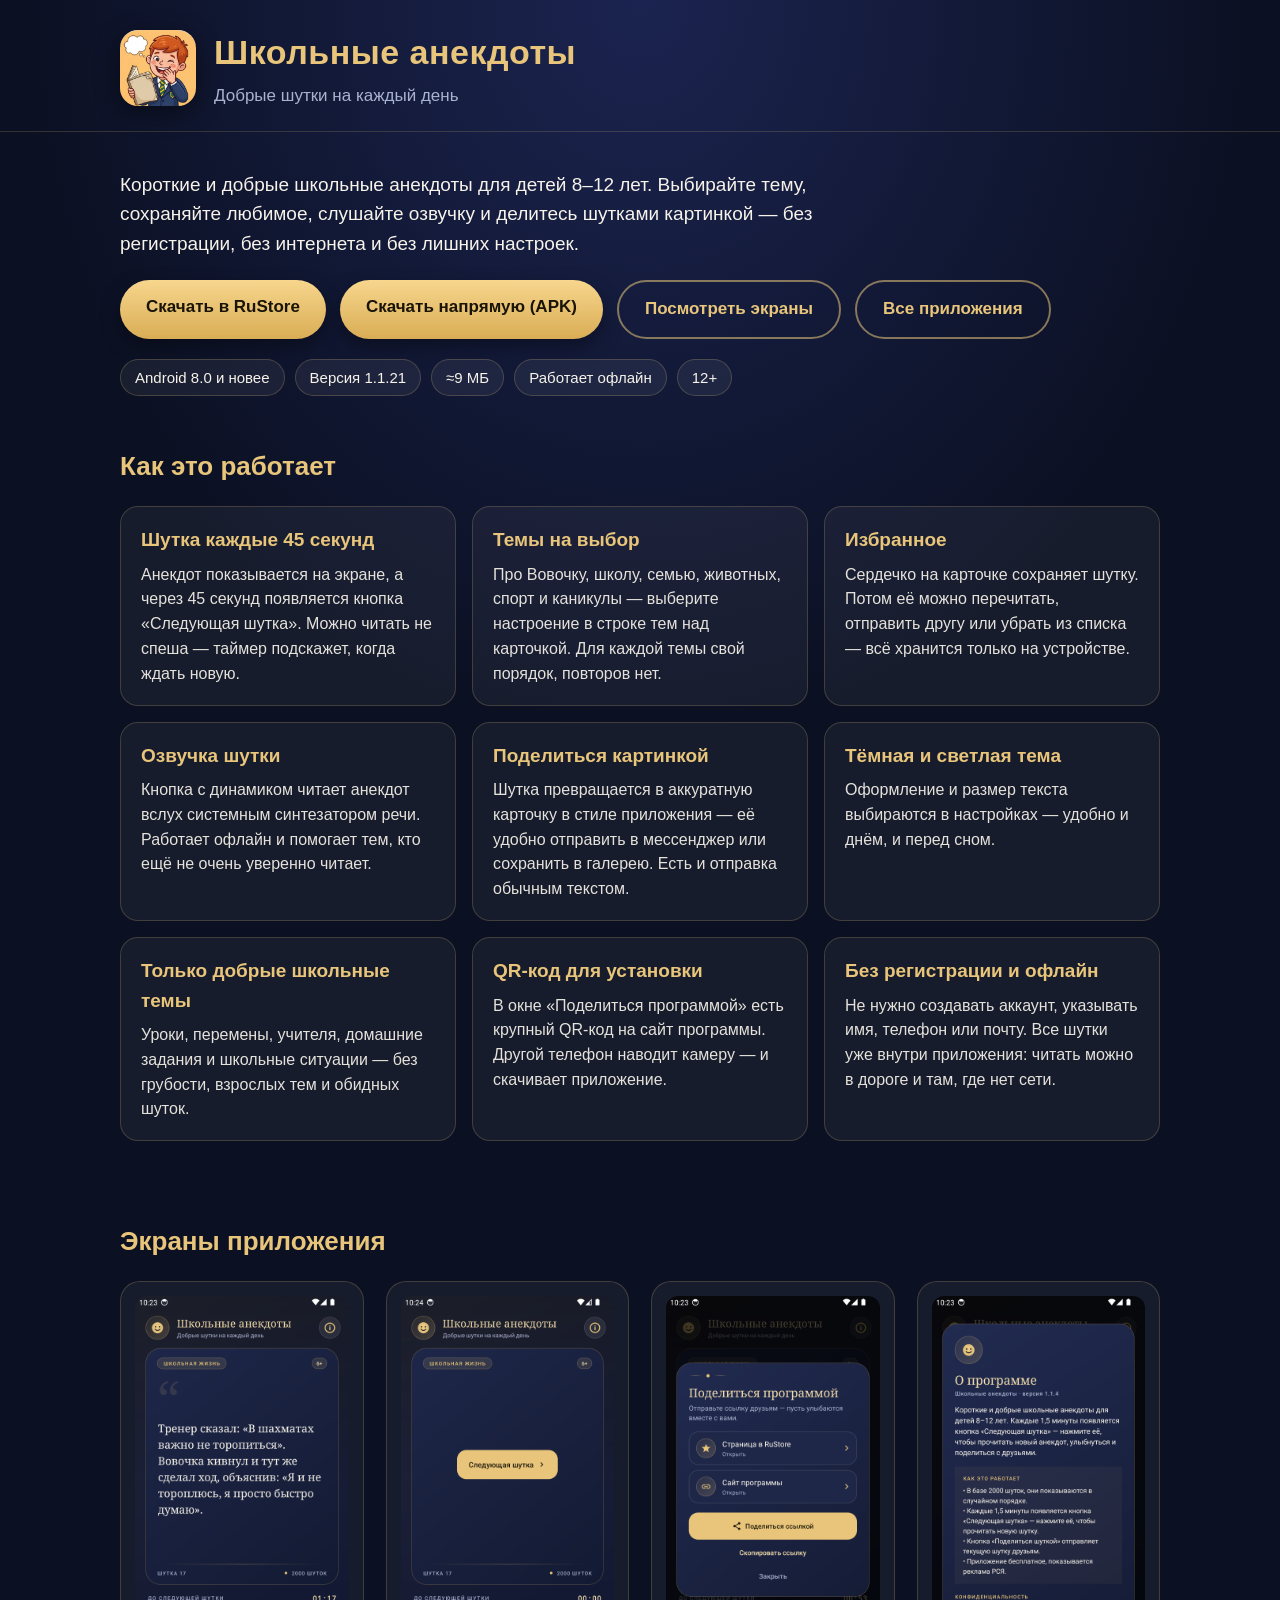
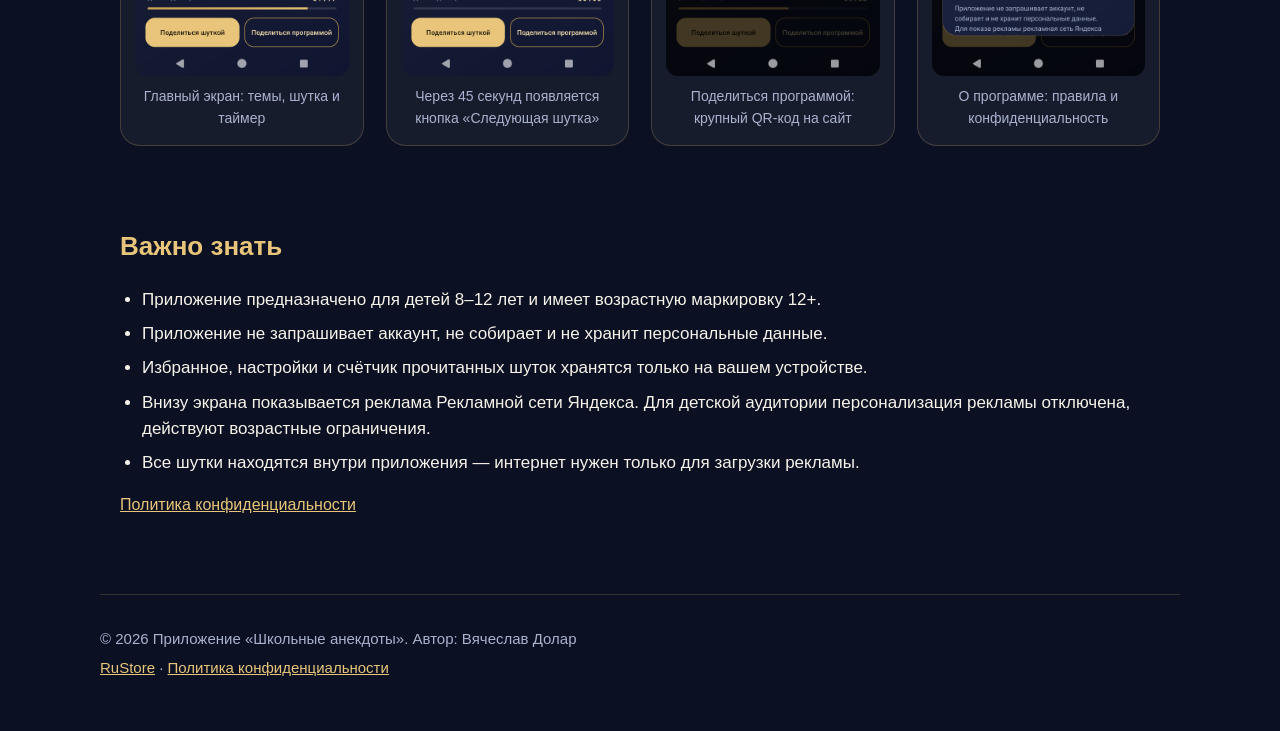
<file: index.html>
<!DOCTYPE html>
<html lang="ru">
<head>
<meta charset="utf-8">
<meta name="viewport" content="width=device-width, initial-scale=1">
<title>Школьные анекдоты — добрые шутки на каждый день</title>
<meta name="description" content="«Школьные анекдоты» — добрые шутки для детей 8–12 лет. Темы на выбор, избранное, озвучка и таймер на 45 секунд. Без регистрации, работает офлайн. Бесплатно, 12+.">
<meta property="og:title" content="Школьные анекдоты — добрые шутки на каждый день">
<meta property="og:description" content="Добрые школьные шутки для детей 8–12 лет: темы, избранное, озвучка. Офлайн, без регистрации.">
<meta property="og:type" content="website">
<meta property="og:image" content="assets/icon-512.png">
<link rel="icon" href="assets/icon-512.png">
<link rel="stylesheet" href="assets/style.css">
</head>
<body>

<header class="top">
  <div class="wrap top-in">
    <img class="logo" src="assets/icon-512.png" alt="Иконка приложения «Школьные анекдоты»">
    <div>
      <h1>Школьные анекдоты</h1>
      <p class="tag">Добрые шутки на каждый день</p>
    </div>
  </div>
</header>

<main class="wrap">

  <section class="hero">
    <p class="lead">
      Короткие и добрые школьные анекдоты для детей 8–12 лет.
      Выбирайте тему, сохраняйте любимое, слушайте озвучку и делитесь
      шутками картинкой — без регистрации, без интернета и без лишних настроек.
    </p>
    <div class="cta">
      <a class="btn" href="https://www.rustore.ru/catalog/app/com.windak.schooljokes" rel="noopener">Скачать в RuStore</a>
      <a class="btn" href="download/SchoolJokes_1.1.21.apk" download="SchoolJokes_1.1.21.apk">Скачать напрямую (APK)</a>
      <a class="btn ghost" href="#screens">Посмотреть экраны</a>
      <a class="btn ghost" href="https://takomak2012-cyber.github.io" rel="noopener">Все приложения</a>
    </div>
    <ul class="facts">
      <li>Android 8.0 и новее</li>
      <li>Версия 1.1.21</li>
      <li>≈9 МБ</li>
      <li>Работает офлайн</li>
      <li>12+</li>
    </ul>
  </section>

  <section class="block">
    <h2>Как это работает</h2>
    <div class="grid">
      <div class="card"><h3>Шутка каждые 45 секунд</h3><p>Анекдот показывается на экране, а через 45 секунд появляется кнопка «Следующая шутка». Можно читать не спеша — таймер подскажет, когда ждать новую.</p></div>
      <div class="card"><h3>Темы на выбор</h3><p>Про Вовочку, школу, семью, животных, спорт и каникулы — выберите настроение в строке тем над карточкой. Для каждой темы свой порядок, повторов нет.</p></div>
      <div class="card"><h3>Избранное</h3><p>Сердечко на карточке сохраняет шутку. Потом её можно перечитать, отправить другу или убрать из списка — всё хранится только на устройстве.</p></div>
      <div class="card"><h3>Озвучка шутки</h3><p>Кнопка с динамиком читает анекдот вслух системным синтезатором речи. Работает офлайн и помогает тем, кто ещё не очень уверенно читает.</p></div>
      <div class="card"><h3>Поделиться картинкой</h3><p>Шутка превращается в аккуратную карточку в стиле приложения — её удобно отправить в мессенджер или сохранить в галерею. Есть и отправка обычным текстом.</p></div>
      <div class="card"><h3>Тёмная и светлая тема</h3><p>Оформление и размер текста выбираются в настройках — удобно и днём, и перед сном.</p></div>
      <div class="card"><h3>Только добрые школьные темы</h3><p>Уроки, перемены, учителя, домашние задания и школьные ситуации — без грубости, взрослых тем и обидных шуток.</p></div>
      <div class="card"><h3>QR-код для установки</h3><p>В окне «Поделиться программой» есть крупный QR-код на сайт программы. Другой телефон наводит камеру — и скачивает приложение.</p></div>
      <div class="card"><h3>Без регистрации и офлайн</h3><p>Не нужно создавать аккаунт, указывать имя, телефон или почту. Все шутки уже внутри приложения: читать можно в дороге и там, где нет сети.</p></div>
    </div>
  </section>

  <section class="block" id="screens">
    <h2>Экраны приложения</h2>
    <div class="shots">
      <figure><img src="assets/screen-main.png" alt="Главный экран с шуткой, темами и таймером"><figcaption>Главный экран: темы, шутка и таймер</figcaption></figure>
      <figure><img src="assets/screen-next.png" alt="Кнопка «Следующая шутка» после таймера"><figcaption>Через 45 секунд появляется кнопка «Следующая шутка»</figcaption></figure>
      <figure><img src="assets/screen-share.png" alt="Диалог «Поделиться программой» с QR-кодом"><figcaption>Поделиться программой: крупный QR-код на сайт</figcaption></figure>
      <figure><img src="assets/screen-about.png" alt="О программе: описание и конфиденциальность"><figcaption>О программе: правила и конфиденциальность</figcaption></figure>
    </div>
  </section>

  <section class="block about">
    <h2>Важно знать</h2>
    <ul>
      <li>Приложение предназначено для детей 8–12 лет и имеет возрастную маркировку 12+.</li>
      <li>Приложение не запрашивает аккаунт, не собирает и не хранит персональные данные.</li>
      <li>Избранное, настройки и счётчик прочитанных шуток хранятся только на вашем устройстве.</li>
      <li>Внизу экрана показывается реклама Рекламной сети Яндекса. Для детской аудитории персонализация рекламы отключена, действуют возрастные ограничения.</li>
      <li>Все шутки находятся внутри приложения — интернет нужен только для загрузки рекламы.</li>
    </ul>
    <p><a href="privacy.html">Политика конфиденциальности</a></p>
  </section>

</main>

<footer class="wrap foot">
  <p>© 2026 Приложение «Школьные анекдоты». Автор: Вячеслав Долар</p>
  <p class="links">
    <a href="https://www.rustore.ru/catalog/app/com.windak.schooljokes" rel="noopener">RuStore</a> ·
    <a href="privacy.html">Политика конфиденциальности</a>
  </p>
</footer>

</body>
</html>
</file>
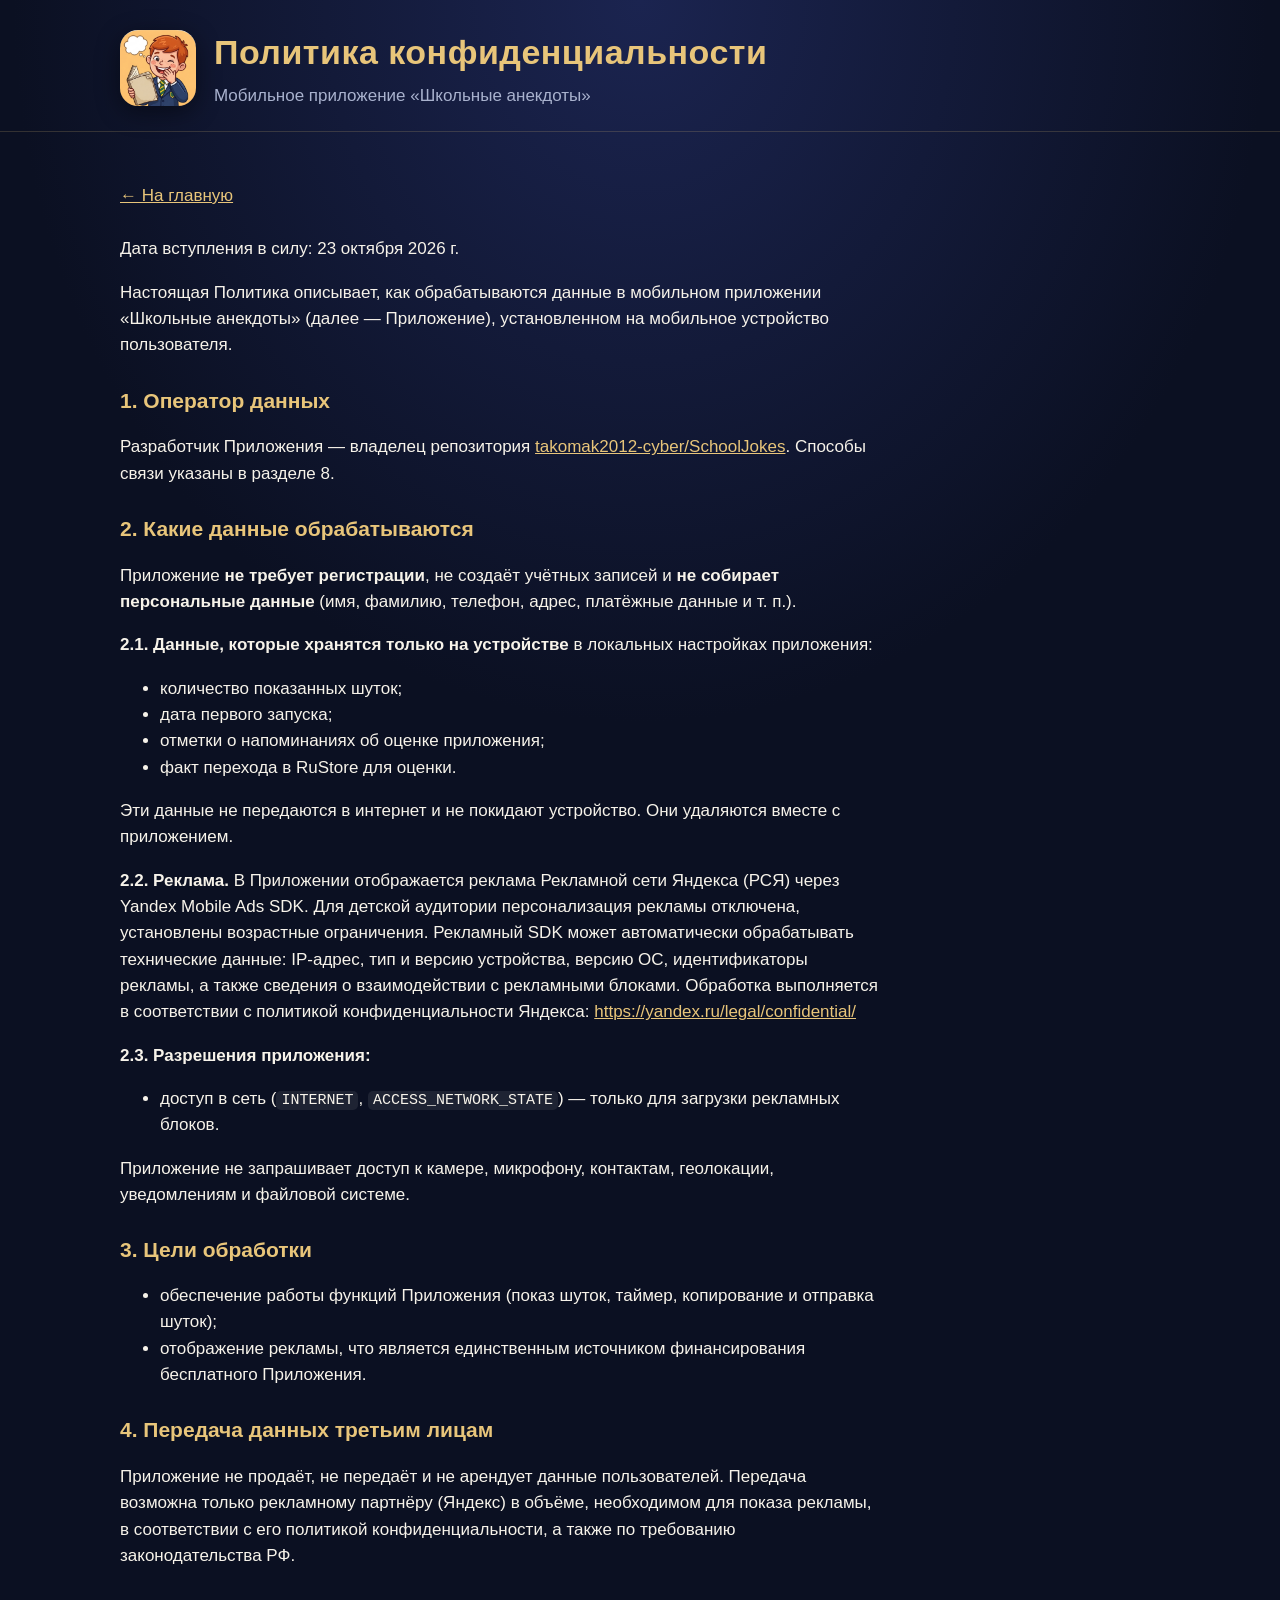
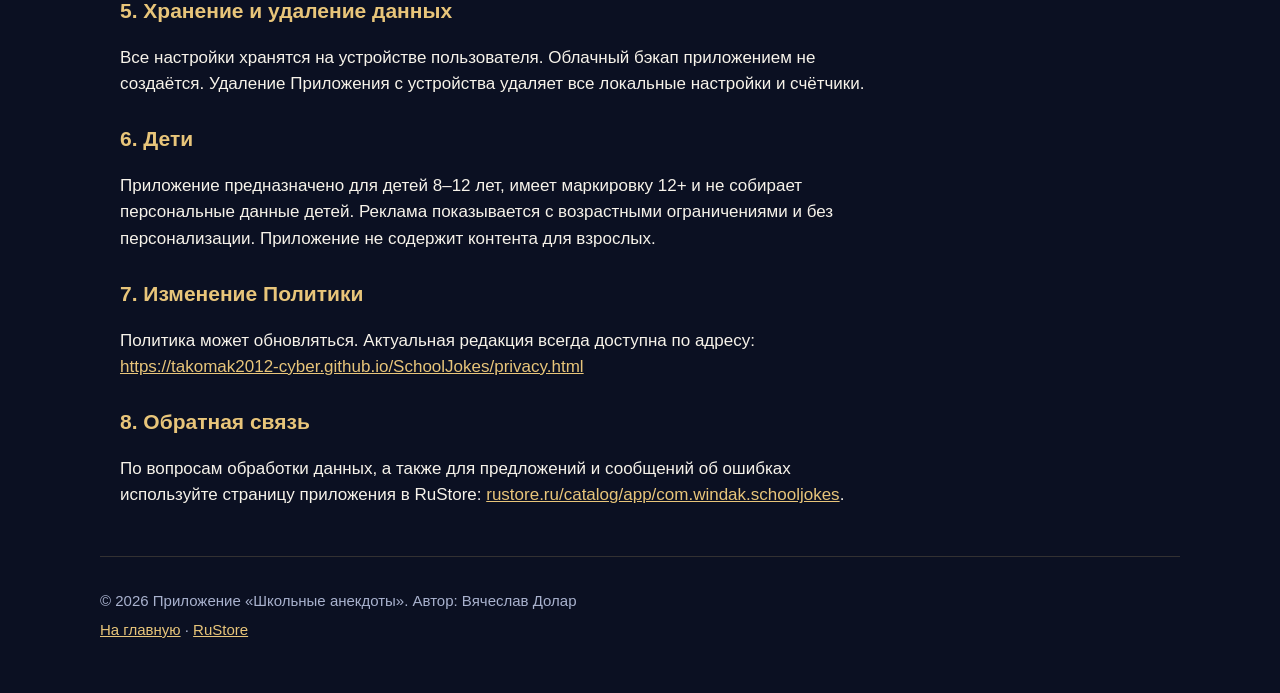
<file: privacy.html>
<!DOCTYPE html>
<html lang="ru">
<head>
<meta charset="utf-8">
<meta name="viewport" content="width=device-width, initial-scale=1">
<title>Политика конфиденциальности — Приложение «Школьные анекдоты»</title>
<meta name="description" content="Политика конфиденциальности мобильного приложения «Школьные анекдоты»: какие данные обрабатываются, зачем и как их удалить.">
<meta name="robots" content="noindex">
<link rel="icon" href="assets/icon-512.png">
<link rel="stylesheet" href="assets/style.css">
</head>
<body>

<header class="top">
  <div class="wrap top-in">
    <img class="logo" src="assets/icon-512.png" alt="Иконка приложения «Школьные анекдоты»">
    <div>
      <h1>Политика конфиденциальности</h1>
      <p class="tag">Мобильное приложение «Школьные анекдоты»</p>
    </div>
  </div>
</header>

<main class="wrap">
  <div class="prose">
    <p><a class="back" href="index.html">← На главную</a></p>
    <p>Дата вступления в силу: 23 октября 2026 г.</p>

    <p>Настоящая Политика описывает, как обрабатываются данные в мобильном приложении «Школьные анекдоты» (далее — Приложение), установленном на мобильное устройство пользователя.</p>

    <h2>1. Оператор данных</h2>
    <p>Разработчик Приложения — владелец репозитория <a href="https://github.com/takomak2012-cyber/SchoolJokes" rel="noopener">takomak2012-cyber/SchoolJokes</a>. Способы связи указаны в разделе 8.</p>

    <h2>2. Какие данные обрабатываются</h2>
    <p>Приложение <strong>не требует регистрации</strong>, не создаёт учётных записей и <strong>не собирает персональные данные</strong> (имя, фамилию, телефон, адрес, платёжные данные и т. п.).</p>

    <p><strong>2.1. Данные, которые хранятся только на устройстве</strong> в локальных настройках приложения:</p>
    <ul>
      <li>количество показанных шуток;</li>
      <li>дата первого запуска;</li>
      <li>отметки о напоминаниях об оценке приложения;</li>
      <li>факт перехода в RuStore для оценки.</li>
    </ul>
    <p>Эти данные не передаются в интернет и не покидают устройство. Они удаляются вместе с приложением.</p>

    <p><strong>2.2. Реклама.</strong> В Приложении отображается реклама Рекламной сети Яндекса (РСЯ) через Yandex Mobile Ads SDK. Для детской аудитории персонализация рекламы отключена, установлены возрастные ограничения. Рекламный SDK может автоматически обрабатывать технические данные: IP-адрес, тип и версию устройства, версию ОС, идентификаторы рекламы, а также сведения о взаимодействии с рекламными блоками. Обработка выполняется в соответствии с политикой конфиденциальности Яндекса: <a href="https://yandex.ru/legal/confidential/" rel="noopener">https://yandex.ru/legal/confidential/</a></p>

    <p><strong>2.3. Разрешения приложения:</strong></p>
    <ul>
      <li>доступ в сеть (<code>INTERNET</code>, <code>ACCESS_NETWORK_STATE</code>) — только для загрузки рекламных блоков.</li>
    </ul>
    <p>Приложение не запрашивает доступ к камере, микрофону, контактам, геолокации, уведомлениям и файловой системе.</p>

    <h2>3. Цели обработки</h2>
    <ul>
      <li>обеспечение работы функций Приложения (показ шуток, таймер, копирование и отправка шуток);</li>
      <li>отображение рекламы, что является единственным источником финансирования бесплатного Приложения.</li>
    </ul>

    <h2>4. Передача данных третьим лицам</h2>
    <p>Приложение не продаёт, не передаёт и не арендует данные пользователей. Передача возможна только рекламному партнёру (Яндекс) в объёме, необходимом для показа рекламы, в соответствии с его политикой конфиденциальности, а также по требованию законодательства РФ.</p>

    <h2>5. Хранение и удаление данных</h2>
    <p>Все настройки хранятся на устройстве пользователя. Облачный бэкап приложением не создаётся. Удаление Приложения с устройства удаляет все локальные настройки и счётчики.</p>

    <h2>6. Дети</h2>
    <p>Приложение предназначено для детей 8–12 лет, имеет маркировку 12+ и не собирает персональные данные детей. Реклама показывается с возрастными ограничениями и без персонализации. Приложение не содержит контента для взрослых.</p>

    <h2>7. Изменение Политики</h2>
    <p>Политика может обновляться. Актуальная редакция всегда доступна по адресу: <a href="https://takomak2012-cyber.github.io/SchoolJokes/privacy.html">https://takomak2012-cyber.github.io/SchoolJokes/privacy.html</a></p>

    <h2>8. Обратная связь</h2>
    <p>По вопросам обработки данных, а также для предложений и сообщений об ошибках используйте страницу приложения в RuStore: <a href="https://www.rustore.ru/catalog/app/com.windak.schooljokes">rustore.ru/catalog/app/com.windak.schooljokes</a>.</p>
  </div>
</main>

<footer class="wrap foot">
  <p>© 2026 Приложение «Школьные анекдоты». Автор: Вячеслав Долар</p>
  <p class="links">
    <a href="index.html">На главную</a> ·
    <a href="https://www.rustore.ru/catalog/app/com.windak.schooljokes" rel="noopener">RuStore</a>
  </p>
</footer>

</body>
</html>
</file>
<file: assets/style.css>
:root{
  --bg:#0B1022;
  --bg2:#101631;
  --surface:#171E38;
  --surface2:#1E2748;
  --gold:#E8C57A;
  --gold-soft:#F4DFAE;
  --gold-deep:#C9A253;
  --cream:#F7F3EA;
  --muted:#A9B2CE;
  --line:#2C3760;
  --ink:#191407;
}
*{box-sizing:border-box}
html,body{margin:0;padding:0}
body{
  background:radial-gradient(70% 45% at 50% 0%, #1B2450 0%, var(--bg) 70%) no-repeat, var(--bg);
  color:var(--cream);
  font-family:-apple-system,BlinkMacSystemFont,"Segoe UI",Roboto,"Helvetica Neue",Arial,sans-serif;
  line-height:1.55;
  -webkit-font-smoothing:antialiased;
}
a{color:var(--gold)}
.wrap{max-width:1080px;margin:0 auto;padding:0 20px}

.top{border-bottom:1px solid rgba(232,197,122,.18);padding:26px 0 22px}
.top-in{display:flex;align-items:center;gap:18px}
.logo{width:76px;height:76px;border-radius:18px;box-shadow:0 6px 24px rgba(0,0,0,.45)}
h1{margin:0;font-size:34px;letter-spacing:.5px;color:var(--gold)}
.tag{margin:4px 0 0;color:var(--muted);font-size:17px}

.hero{padding:38px 0 10px}
.lead{font-size:19px;max-width:760px;margin:0 0 22px}
.cta{display:flex;flex-wrap:wrap;gap:14px;margin:0 0 20px}
.btn{
  display:inline-block;padding:14px 26px;border-radius:999px;text-decoration:none;
  background:linear-gradient(180deg,#f7d68d,#d9ad55);color:var(--ink);font-weight:700;font-size:17px;
  box-shadow:0 8px 20px rgba(0,0,0,.35);
}
.btn.ghost{background:transparent;color:var(--gold);border:2px solid rgba(232,197,122,.55);box-shadow:none}
.btn:hover{filter:brightness(1.06)}
.facts{list-style:none;display:flex;flex-wrap:wrap;gap:10px;padding:0;margin:0}
.facts li{background:rgba(255,255,255,.06);border:1px solid rgba(232,197,122,.22);border-radius:999px;padding:6px 14px;font-size:15px;color:var(--cream)}

.block{padding:40px 0}
.block h2{font-size:26px;color:var(--gold);margin:0 0 20px}
.grid{display:grid;grid-template-columns:repeat(auto-fit,minmax(260px,1fr));gap:16px}
.card{background:rgba(255,255,255,.05);border:1px solid rgba(232,197,122,.2);border-radius:18px;padding:18px 20px}
.card h3{margin:0 0 8px;font-size:19px;color:var(--gold)}
.card p{margin:0;color:var(--cream);opacity:.92;font-size:16px}

.shots{display:grid;grid-template-columns:repeat(auto-fit,minmax(230px,1fr));gap:22px}
.shots figure{margin:0;background:rgba(255,255,255,.05);border:1px solid rgba(232,197,122,.2);border-radius:20px;padding:14px 14px 16px}
.shots img{width:100%;display:block;border-radius:12px;background:#000}
.shots figcaption{margin-top:10px;font-size:14px;color:var(--muted);text-align:center}

.about ul{margin:0;padding-left:22px}
.about li{margin-bottom:8px;font-size:17px}

.foot{padding:26px 0 46px;color:var(--muted);font-size:15px;border-top:1px solid rgba(232,197,122,.18);margin-top:20px}
.foot p{margin:6px 0}

.prose{max-width:760px;padding:34px 0 10px}
.prose h1{font-size:30px;margin:0 0 18px}
.prose h2{font-size:21px;color:var(--gold);margin:26px 0 10px}
.prose p,.prose li{font-size:17px}
.prose code{background:rgba(255,255,255,.08);border-radius:5px;padding:1px 5px;font-size:15px}
.back{display:inline-block;margin-bottom:10px}

@media (max-width:600px){
  h1{font-size:27px}
  .lead{font-size:17px}
  .block h2{font-size:22px}
}
</file>
